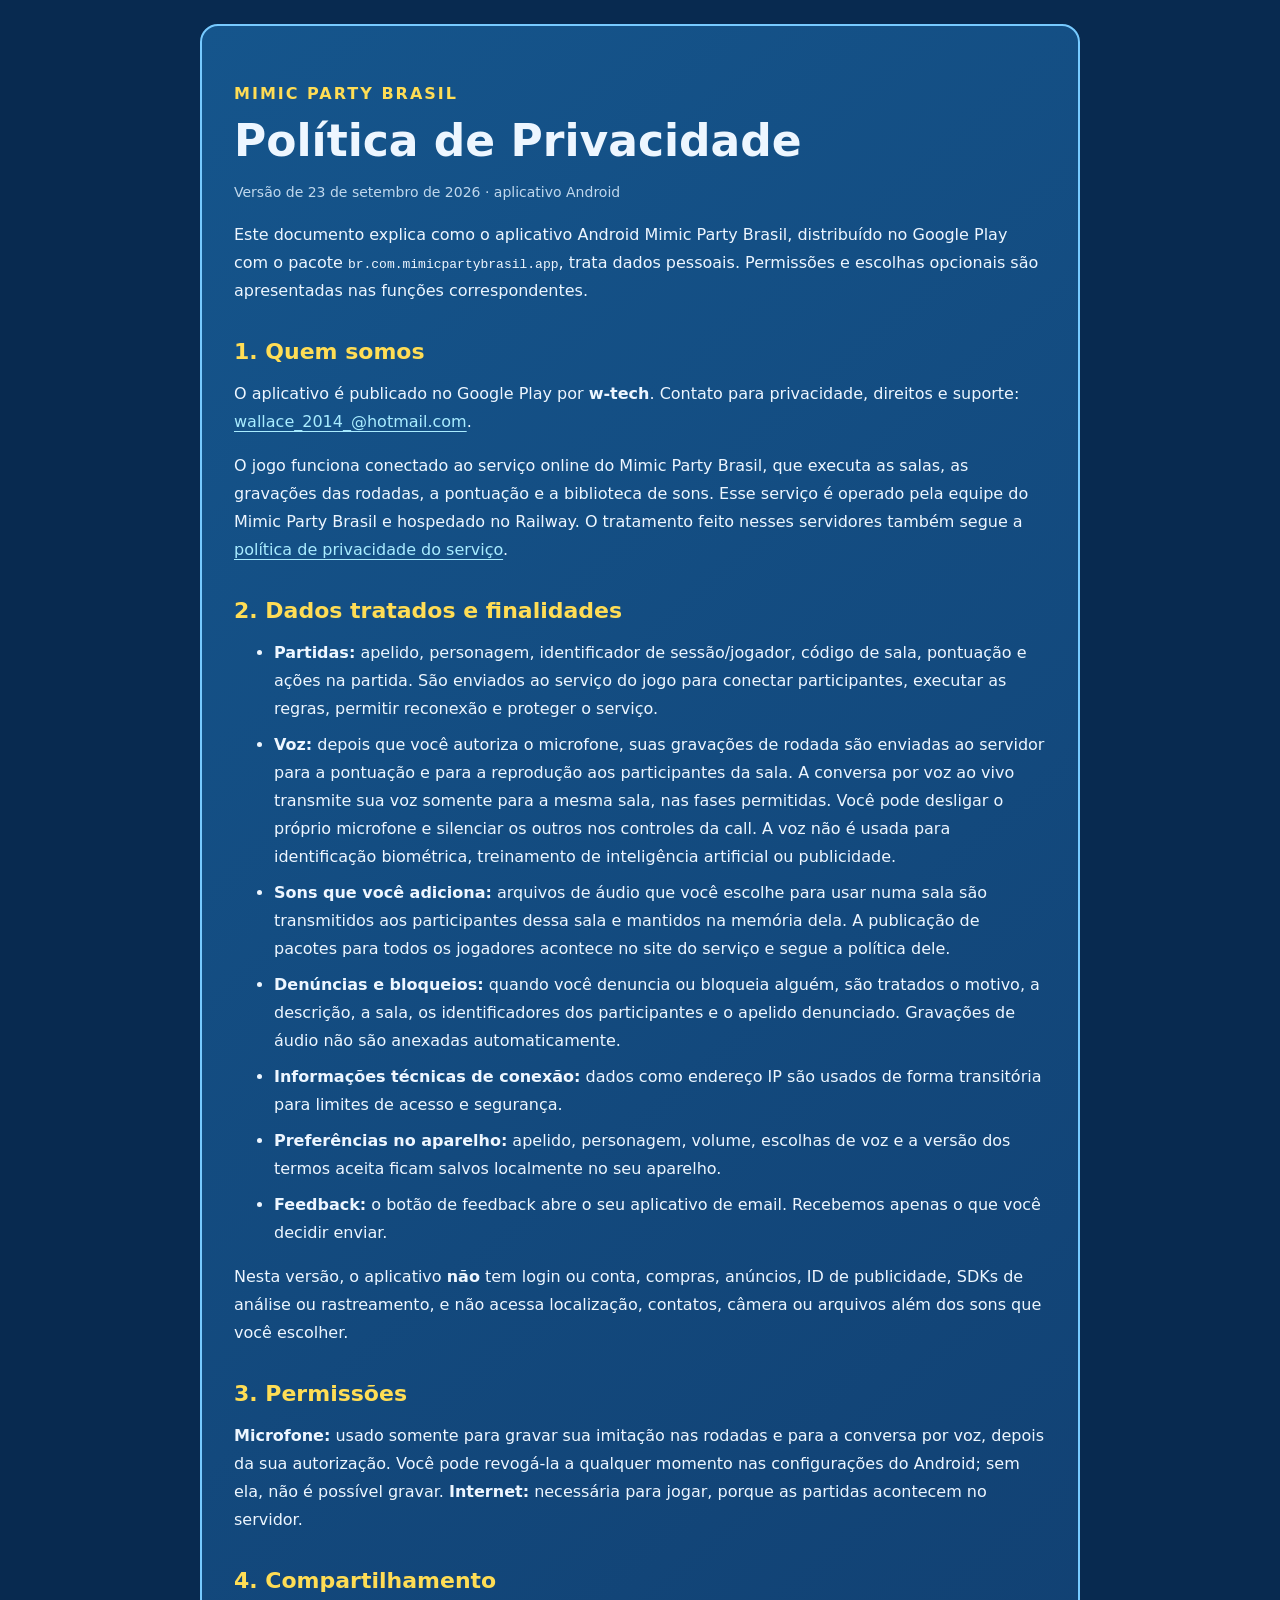
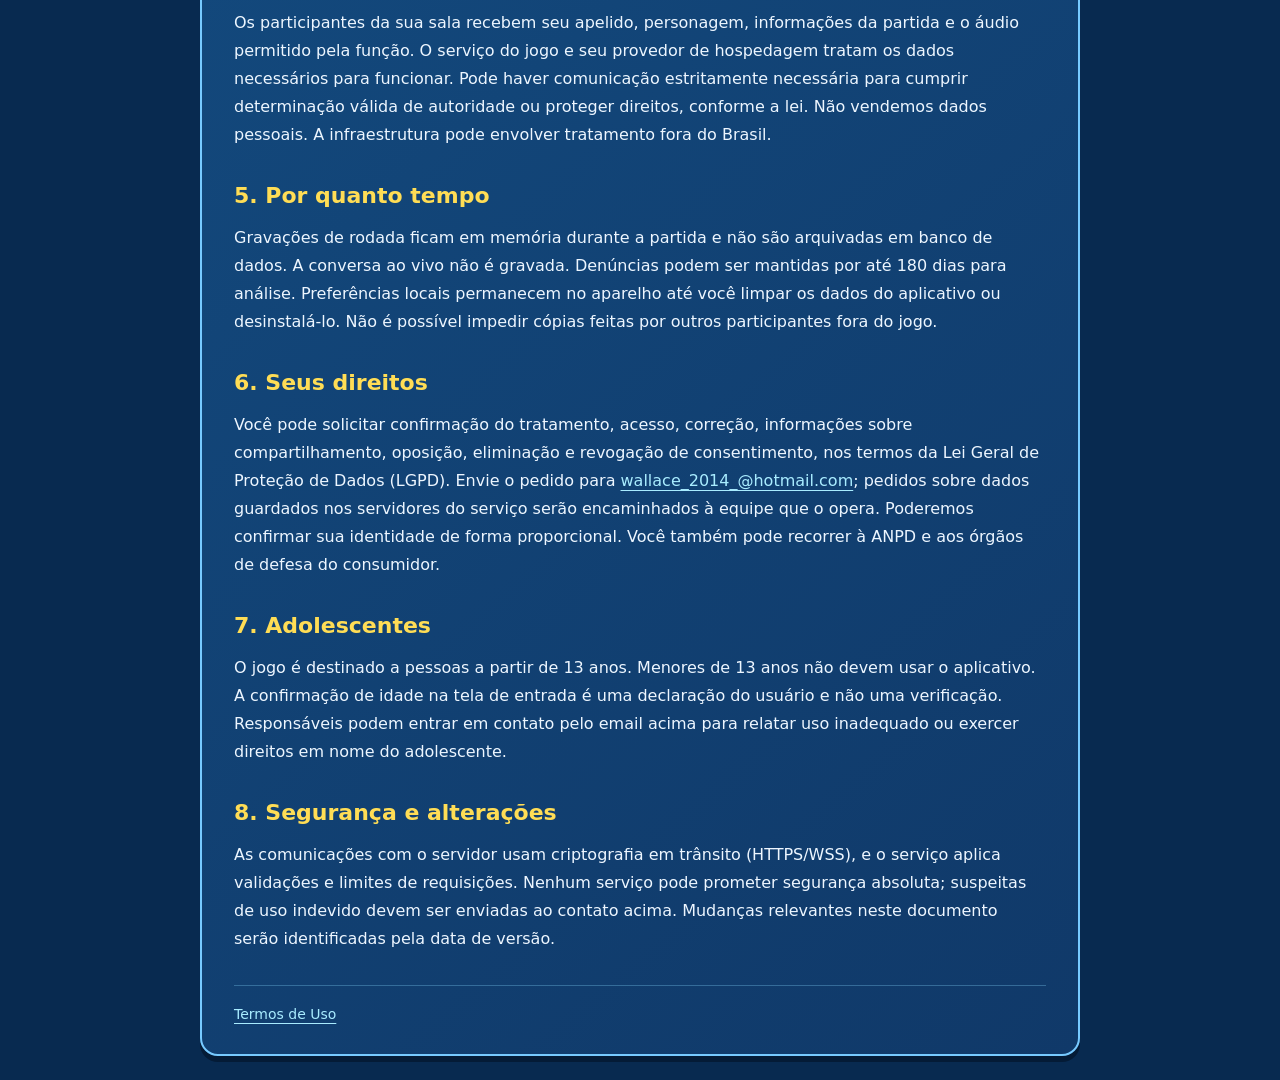
<file: index.html>
<!doctype html><html lang="pt-BR"><head><meta charset="utf-8"><meta name="viewport" content="width=device-width,initial-scale=1"><title>Privacidade · Mimic Party Brasil</title><link rel="stylesheet" href="legal.css"></head><body><main>
<span class="brand">MIMIC PARTY BRASIL</span><h1>Política de Privacidade</h1><p class="version">Versão de 23 de setembro de 2026 · aplicativo Android</p>
<p>Este documento explica como o aplicativo Android Mimic Party Brasil, distribuído no Google Play com o pacote <code>br.com.mimicpartybrasil.app</code>, trata dados pessoais. Permissões e escolhas opcionais são apresentadas nas funções correspondentes.</p>
<section><h2>1. Quem somos</h2><p>O aplicativo é publicado no Google Play por <strong>w-tech</strong>. Contato para privacidade, direitos e suporte: <a href="mailto:wallace_2014_@hotmail.com">wallace_2014_@hotmail.com</a>.</p><p>O jogo funciona conectado ao serviço online do Mimic Party Brasil, que executa as salas, as gravações das rodadas, a pontuação e a biblioteca de sons. Esse serviço é operado pela equipe do Mimic Party Brasil e hospedado no Railway. O tratamento feito nesses servidores também segue a <a href="https://mimicpartybrasil.site/legal/privacidade.html">política de privacidade do serviço</a>.</p></section>
<section><h2>2. Dados tratados e finalidades</h2><ul>
<li><strong>Partidas:</strong> apelido, personagem, identificador de sessão/jogador, código de sala, pontuação e ações na partida. São enviados ao serviço do jogo para conectar participantes, executar as regras, permitir reconexão e proteger o serviço.</li>
<li><strong>Voz:</strong> depois que você autoriza o microfone, suas gravações de rodada são enviadas ao servidor para a pontuação e para a reprodução aos participantes da sala. A conversa por voz ao vivo transmite sua voz somente para a mesma sala, nas fases permitidas. Você pode desligar o próprio microfone e silenciar os outros nos controles da call. A voz não é usada para identificação biométrica, treinamento de inteligência artificial ou publicidade.</li>
<li><strong>Sons que você adiciona:</strong> arquivos de áudio que você escolhe para usar numa sala são transmitidos aos participantes dessa sala e mantidos na memória dela. A publicação de pacotes para todos os jogadores acontece no site do serviço e segue a política dele.</li>
<li><strong>Denúncias e bloqueios:</strong> quando você denuncia ou bloqueia alguém, são tratados o motivo, a descrição, a sala, os identificadores dos participantes e o apelido denunciado. Gravações de áudio não são anexadas automaticamente.</li>
<li><strong>Informações técnicas de conexão:</strong> dados como endereço IP são usados de forma transitória para limites de acesso e segurança.</li>
<li><strong>Preferências no aparelho:</strong> apelido, personagem, volume, escolhas de voz e a versão dos termos aceita ficam salvos localmente no seu aparelho.</li>
<li><strong>Feedback:</strong> o botão de feedback abre o seu aplicativo de email. Recebemos apenas o que você decidir enviar.</li>
</ul><p>Nesta versão, o aplicativo <strong>não</strong> tem login ou conta, compras, anúncios, ID de publicidade, SDKs de análise ou rastreamento, e não acessa localização, contatos, câmera ou arquivos além dos sons que você escolher.</p></section>
<section><h2>3. Permissões</h2><p><strong>Microfone:</strong> usado somente para gravar sua imitação nas rodadas e para a conversa por voz, depois da sua autorização. Você pode revogá-la a qualquer momento nas configurações do Android; sem ela, não é possível gravar. <strong>Internet:</strong> necessária para jogar, porque as partidas acontecem no servidor.</p></section>
<section><h2>4. Compartilhamento</h2><p>Os participantes da sua sala recebem seu apelido, personagem, informações da partida e o áudio permitido pela função. O serviço do jogo e seu provedor de hospedagem tratam os dados necessários para funcionar. Pode haver comunicação estritamente necessária para cumprir determinação válida de autoridade ou proteger direitos, conforme a lei. Não vendemos dados pessoais. A infraestrutura pode envolver tratamento fora do Brasil.</p></section>
<section><h2>5. Por quanto tempo</h2><p>Gravações de rodada ficam em memória durante a partida e não são arquivadas em banco de dados. A conversa ao vivo não é gravada. Denúncias podem ser mantidas por até 180 dias para análise. Preferências locais permanecem no aparelho até você limpar os dados do aplicativo ou desinstalá-lo. Não é possível impedir cópias feitas por outros participantes fora do jogo.</p></section>
<section><h2>6. Seus direitos</h2><p>Você pode solicitar confirmação do tratamento, acesso, correção, informações sobre compartilhamento, oposição, eliminação e revogação de consentimento, nos termos da Lei Geral de Proteção de Dados (LGPD). Envie o pedido para <a href="mailto:wallace_2014_@hotmail.com">wallace_2014_@hotmail.com</a>; pedidos sobre dados guardados nos servidores do serviço serão encaminhados à equipe que o opera. Poderemos confirmar sua identidade de forma proporcional. Você também pode recorrer à ANPD e aos órgãos de defesa do consumidor.</p></section>
<section><h2>7. Adolescentes</h2><p>O jogo é destinado a pessoas a partir de 13 anos. Menores de 13 anos não devem usar o aplicativo. A confirmação de idade na tela de entrada é uma declaração do usuário e não uma verificação. Responsáveis podem entrar em contato pelo email acima para relatar uso inadequado ou exercer direitos em nome do adolescente.</p></section>
<section><h2>8. Segurança e alterações</h2><p>As comunicações com o servidor usam criptografia em trânsito (HTTPS/WSS), e o serviço aplica validações e limites de requisições. Nenhum serviço pode prometer segurança absoluta; suspeitas de uso indevido devem ser enviadas ao contato acima. Mudanças relevantes neste documento serão identificadas pela data de versão.</p></section>
<footer><a href="termos.html">Termos de Uso</a></footer></main></body></html>
</file>
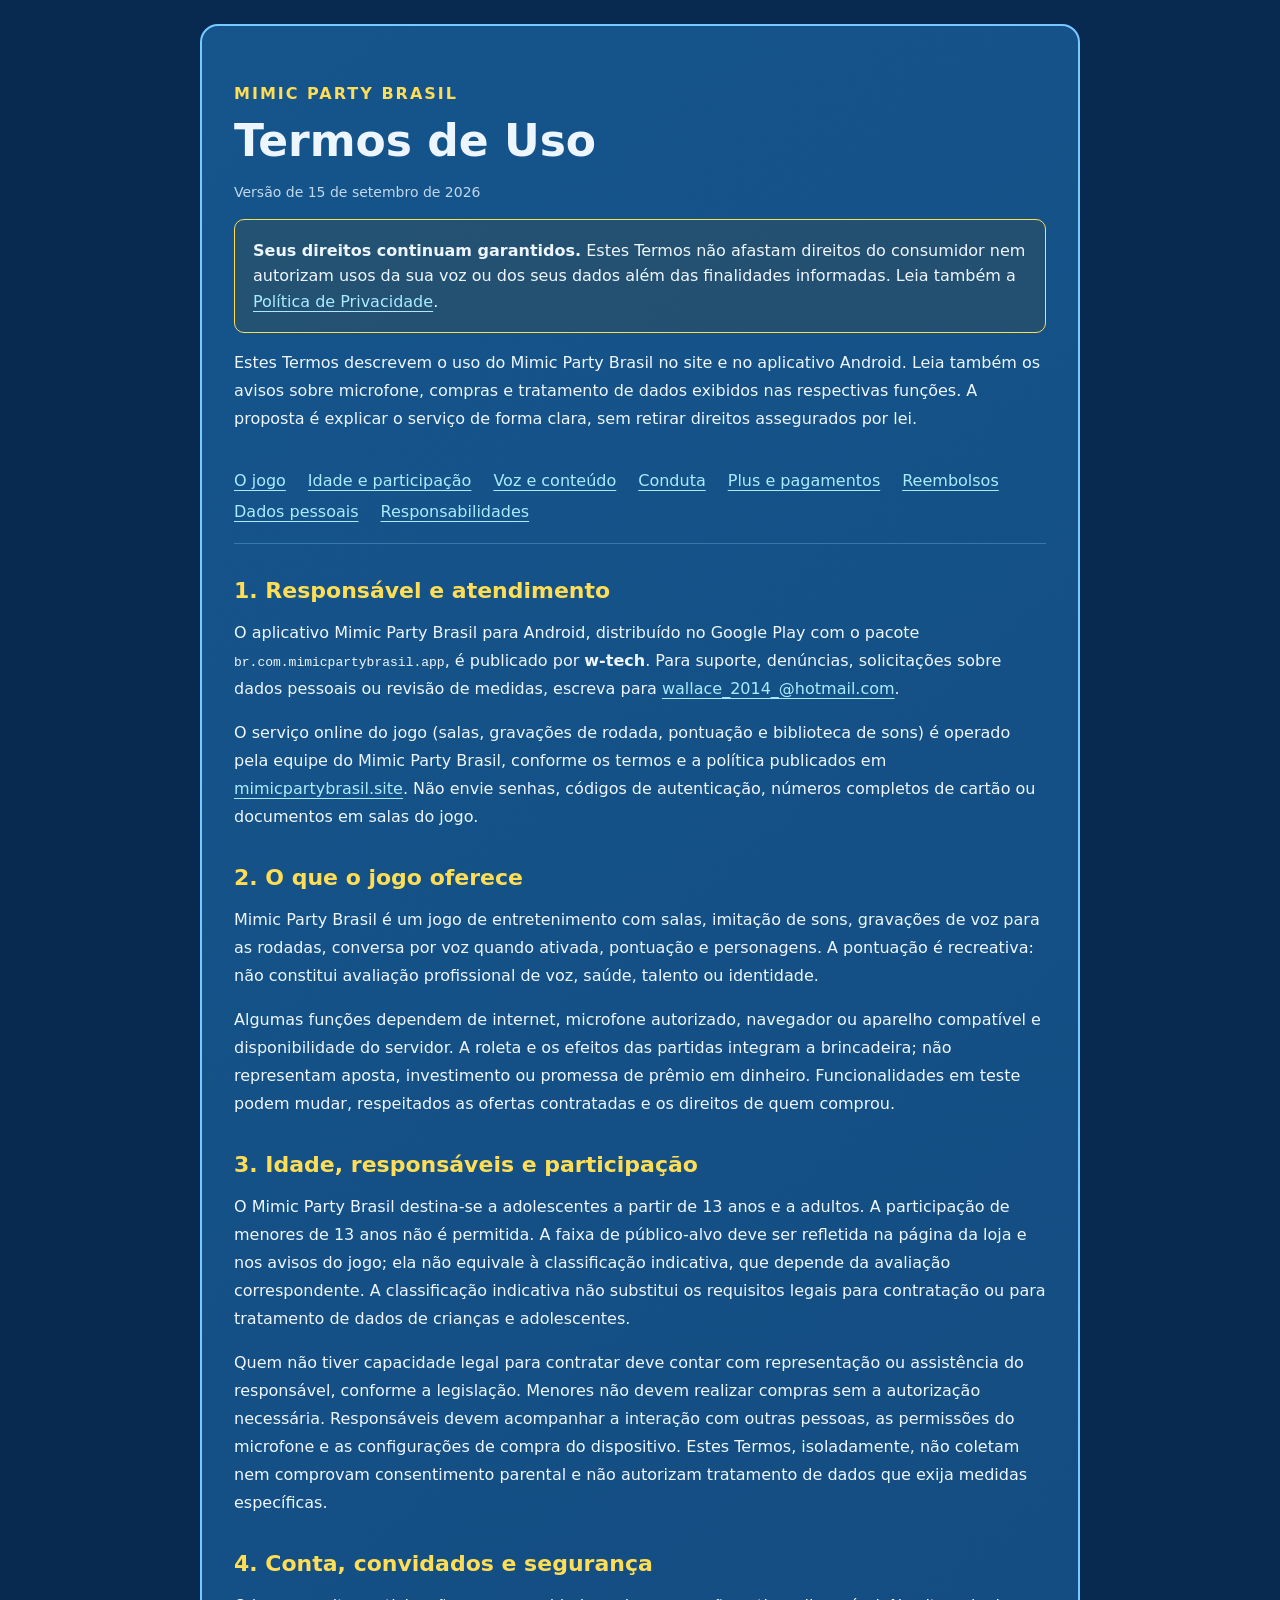
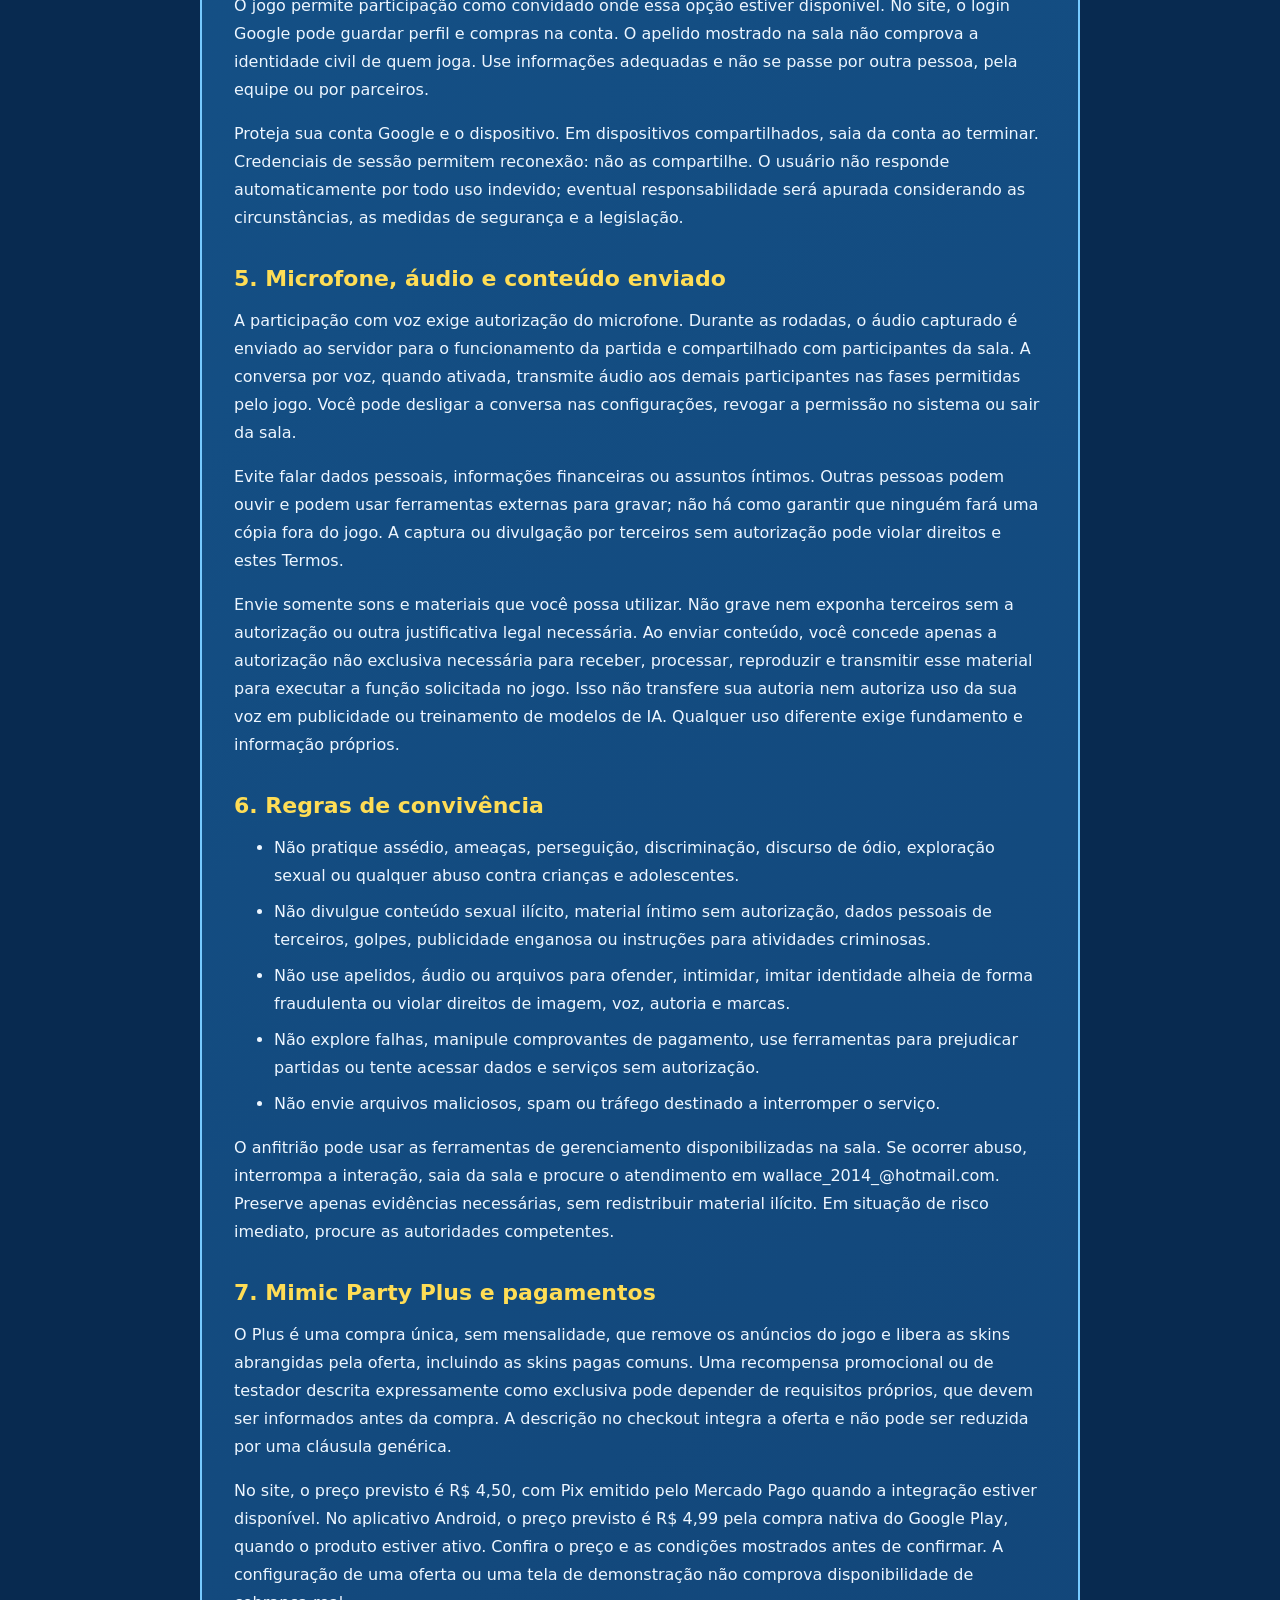
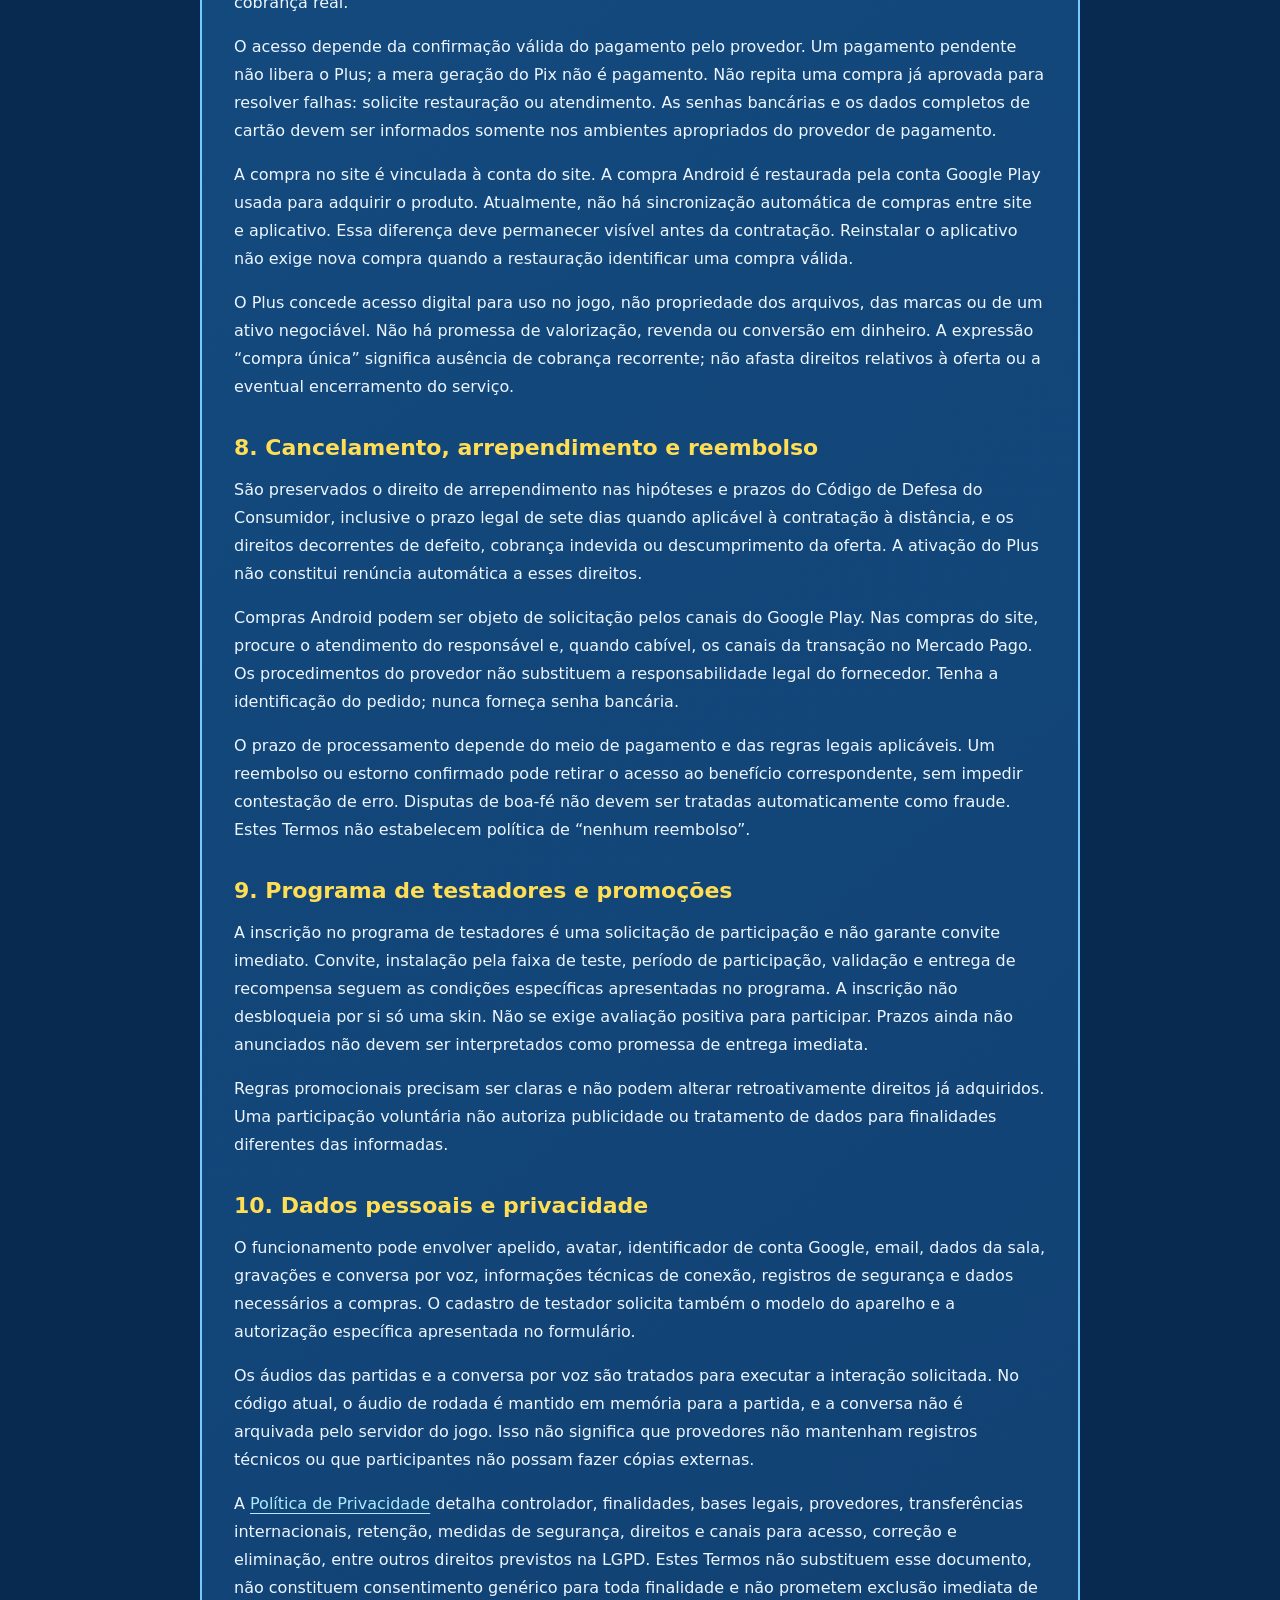
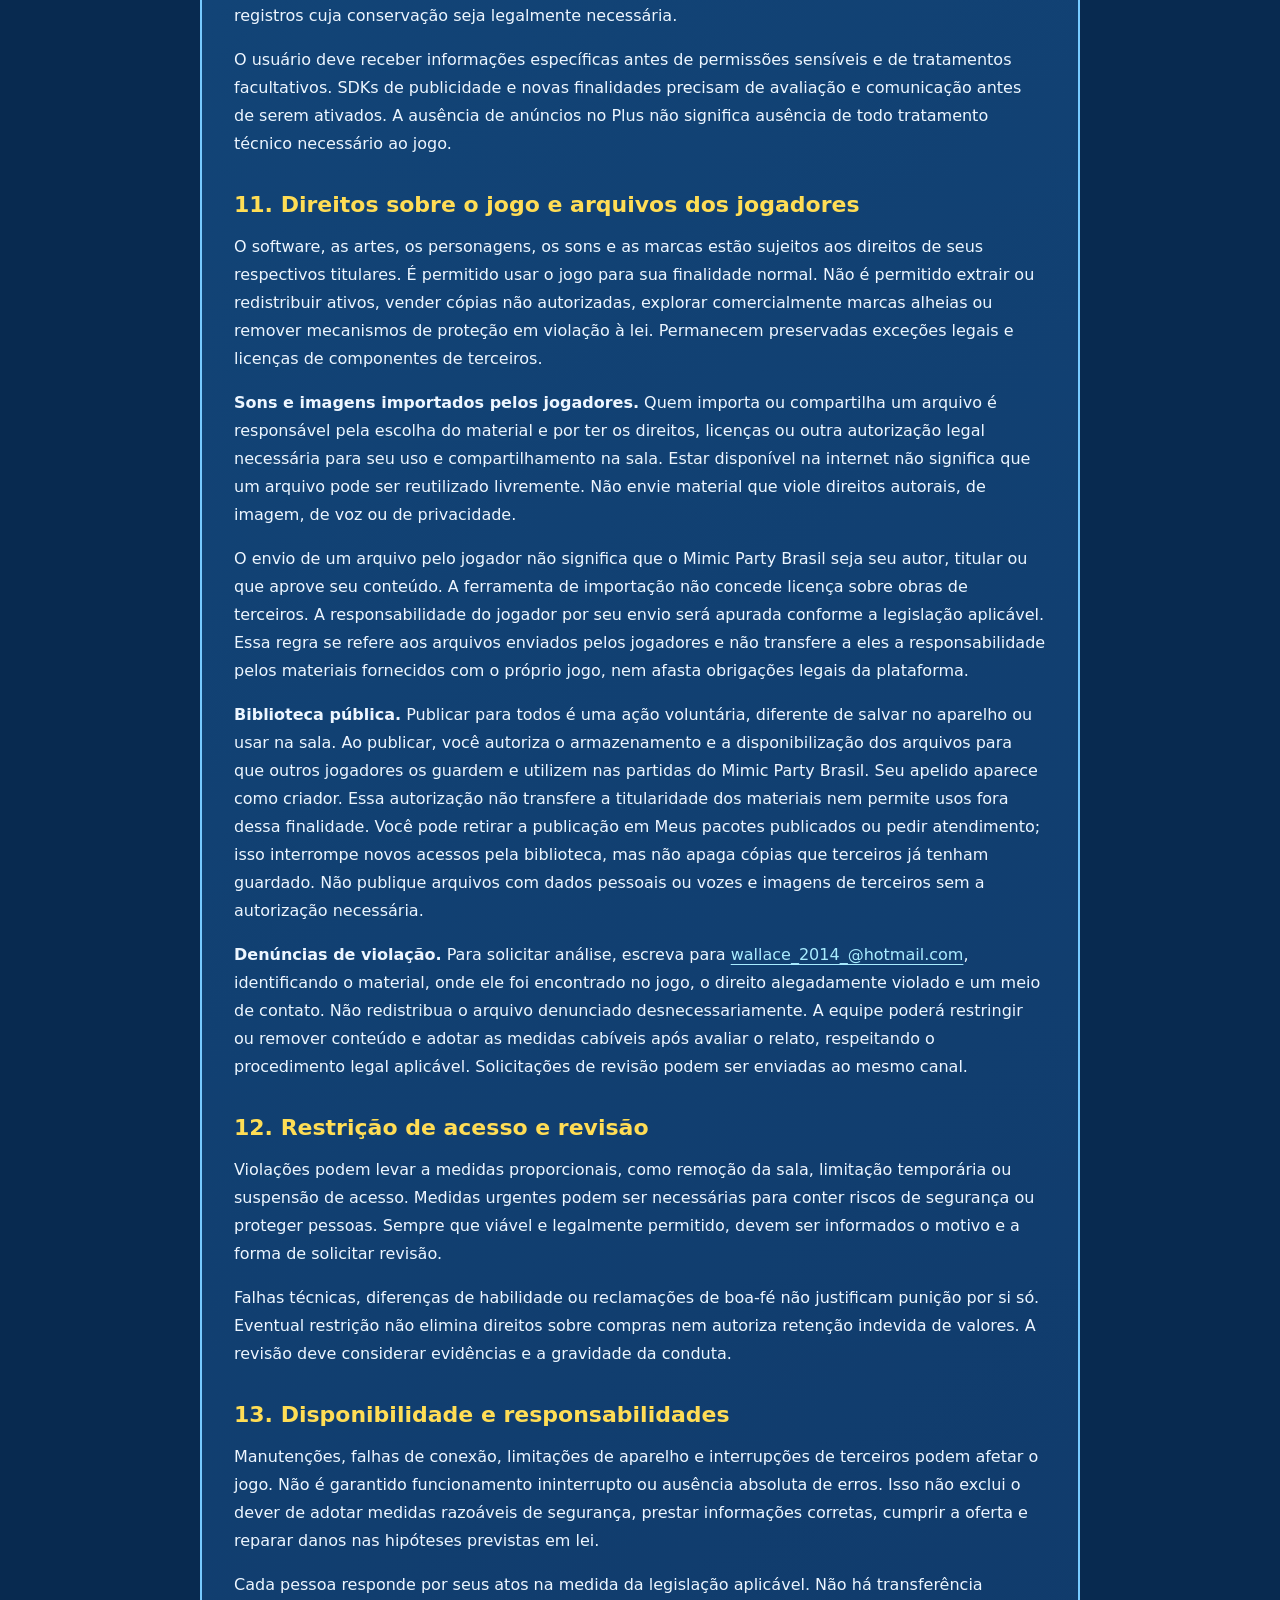
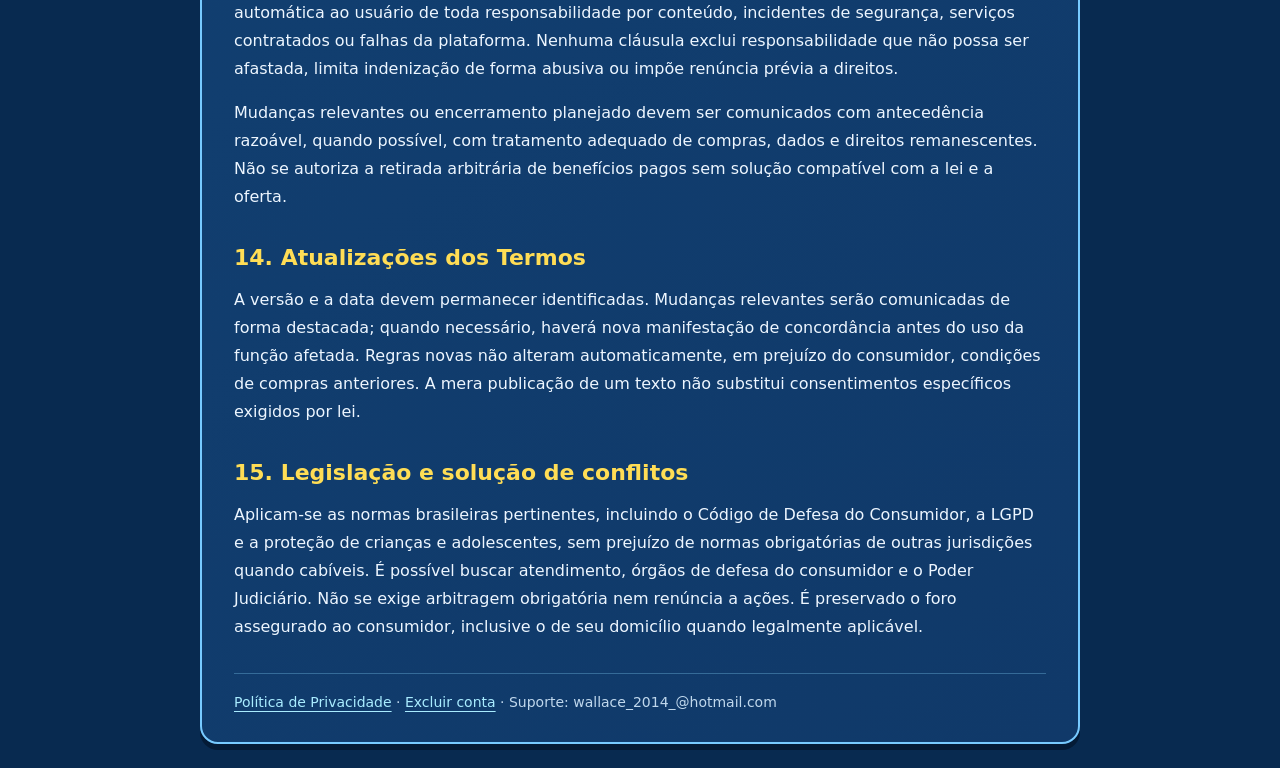
<file: termos.html>
<!doctype html>
<html lang="pt-BR"><head><meta charset="utf-8"><meta name="viewport" content="width=device-width,initial-scale=1"><title>Termos de Uso · Mimic Party Brasil</title><link rel="stylesheet" href="legal.css"></head><body><main>
<span class="brand">MIMIC PARTY BRASIL</span><h1>Termos de Uso</h1>
<p class="version">Versão de 15 de setembro de 2026</p>
<aside class="notice"><strong>Seus direitos continuam garantidos.</strong> Estes Termos não afastam direitos do consumidor nem autorizam usos da sua voz ou dos seus dados além das finalidades informadas. Leia também a <a href="index.html">Política de Privacidade</a>.</aside>
<p>Estes Termos descrevem o uso do Mimic Party Brasil no site e no aplicativo Android. Leia também os avisos sobre microfone, compras e tratamento de dados exibidos nas respectivas funções. A proposta é explicar o serviço de forma clara, sem retirar direitos assegurados por lei.</p>
<nav aria-label="Conteúdo"><a href="#servico">O jogo</a><a href="#idade">Idade e participação</a><a href="#voz">Voz e conteúdo</a><a href="#conduta">Conduta</a><a href="#plus">Plus e pagamentos</a><a href="#reembolso">Reembolsos</a><a href="#dados">Dados pessoais</a><a href="#responsabilidade">Responsabilidades</a></nav>
<section id="responsavel"><h2>1. Responsável e atendimento</h2><p>O aplicativo Mimic Party Brasil para Android, distribuído no Google Play com o pacote <code>br.com.mimicpartybrasil.app</code>, é publicado por <strong>w-tech</strong>. Para suporte, denúncias, solicitações sobre dados pessoais ou revisão de medidas, escreva para <a href="mailto:wallace_2014_@hotmail.com">wallace_2014_@hotmail.com</a>.</p><p>O serviço online do jogo (salas, gravações de rodada, pontuação e biblioteca de sons) é operado pela equipe do Mimic Party Brasil, conforme os termos e a política publicados em <a href="https://mimicpartybrasil.site/legal/termos.html">mimicpartybrasil.site</a>. Não envie senhas, códigos de autenticação, números completos de cartão ou documentos em salas do jogo.</p></section>
<section id="servico"><h2>2. O que o jogo oferece</h2><p>Mimic Party Brasil é um jogo de entretenimento com salas, imitação de sons, gravações de voz para as rodadas, conversa por voz quando ativada, pontuação e personagens. A pontuação é recreativa: não constitui avaliação profissional de voz, saúde, talento ou identidade.</p><p>Algumas funções dependem de internet, microfone autorizado, navegador ou aparelho compatível e disponibilidade do servidor. A roleta e os efeitos das partidas integram a brincadeira; não representam aposta, investimento ou promessa de prêmio em dinheiro. Funcionalidades em teste podem mudar, respeitados as ofertas contratadas e os direitos de quem comprou.</p></section>
<section id="idade"><h2>3. Idade, responsáveis e participação</h2><p>O Mimic Party Brasil destina-se a adolescentes a partir de 13 anos e a adultos. A participação de menores de 13 anos não é permitida. A faixa de público-alvo deve ser refletida na página da loja e nos avisos do jogo; ela não equivale à classificação indicativa, que depende da avaliação correspondente. A classificação indicativa não substitui os requisitos legais para contratação ou para tratamento de dados de crianças e adolescentes.</p><p>Quem não tiver capacidade legal para contratar deve contar com representação ou assistência do responsável, conforme a legislação. Menores não devem realizar compras sem a autorização necessária. Responsáveis devem acompanhar a interação com outras pessoas, as permissões do microfone e as configurações de compra do dispositivo. Estes Termos, isoladamente, não coletam nem comprovam consentimento parental e não autorizam tratamento de dados que exija medidas específicas.</p></section>
<section id="conta"><h2>4. Conta, convidados e segurança</h2><p>O jogo permite participação como convidado onde essa opção estiver disponível. No site, o login Google pode guardar perfil e compras na conta. O apelido mostrado na sala não comprova a identidade civil de quem joga. Use informações adequadas e não se passe por outra pessoa, pela equipe ou por parceiros.</p><p>Proteja sua conta Google e o dispositivo. Em dispositivos compartilhados, saia da conta ao terminar. Credenciais de sessão permitem reconexão: não as compartilhe. O usuário não responde automaticamente por todo uso indevido; eventual responsabilidade será apurada considerando as circunstâncias, as medidas de segurança e a legislação.</p></section>
<section id="voz"><h2>5. Microfone, áudio e conteúdo enviado</h2><p>A participação com voz exige autorização do microfone. Durante as rodadas, o áudio capturado é enviado ao servidor para o funcionamento da partida e compartilhado com participantes da sala. A conversa por voz, quando ativada, transmite áudio aos demais participantes nas fases permitidas pelo jogo. Você pode desligar a conversa nas configurações, revogar a permissão no sistema ou sair da sala.</p><p>Evite falar dados pessoais, informações financeiras ou assuntos íntimos. Outras pessoas podem ouvir e podem usar ferramentas externas para gravar; não há como garantir que ninguém fará uma cópia fora do jogo. A captura ou divulgação por terceiros sem autorização pode violar direitos e estes Termos.</p><p>Envie somente sons e materiais que você possa utilizar. Não grave nem exponha terceiros sem a autorização ou outra justificativa legal necessária. Ao enviar conteúdo, você concede apenas a autorização não exclusiva necessária para receber, processar, reproduzir e transmitir esse material para executar a função solicitada no jogo. Isso não transfere sua autoria nem autoriza uso da sua voz em publicidade ou treinamento de modelos de IA. Qualquer uso diferente exige fundamento e informação próprios.</p></section>
<section id="conduta"><h2>6. Regras de convivência</h2><ul><li>Não pratique assédio, ameaças, perseguição, discriminação, discurso de ódio, exploração sexual ou qualquer abuso contra crianças e adolescentes.</li><li>Não divulgue conteúdo sexual ilícito, material íntimo sem autorização, dados pessoais de terceiros, golpes, publicidade enganosa ou instruções para atividades criminosas.</li><li>Não use apelidos, áudio ou arquivos para ofender, intimidar, imitar identidade alheia de forma fraudulenta ou violar direitos de imagem, voz, autoria e marcas.</li><li>Não explore falhas, manipule comprovantes de pagamento, use ferramentas para prejudicar partidas ou tente acessar dados e serviços sem autorização.</li><li>Não envie arquivos maliciosos, spam ou tráfego destinado a interromper o serviço.</li></ul><p>O anfitrião pode usar as ferramentas de gerenciamento disponibilizadas na sala. Se ocorrer abuso, interrompa a interação, saia da sala e procure o atendimento em wallace_2014_@hotmail.com. Preserve apenas evidências necessárias, sem redistribuir material ilícito. Em situação de risco imediato, procure as autoridades competentes.</p></section>
<section id="plus"><h2>7. Mimic Party Plus e pagamentos</h2><p>O Plus é uma compra única, sem mensalidade, que remove os anúncios do jogo e libera as skins abrangidas pela oferta, incluindo as skins pagas comuns. Uma recompensa promocional ou de testador descrita expressamente como exclusiva pode depender de requisitos próprios, que devem ser informados antes da compra. A descrição no checkout integra a oferta e não pode ser reduzida por uma cláusula genérica.</p><p>No site, o preço previsto é R$ 4,50, com Pix emitido pelo Mercado Pago quando a integração estiver disponível. No aplicativo Android, o preço previsto é R$ 4,99 pela compra nativa do Google Play, quando o produto estiver ativo. Confira o preço e as condições mostrados antes de confirmar. A configuração de uma oferta ou uma tela de demonstração não comprova disponibilidade de cobrança real.</p><p>O acesso depende da confirmação válida do pagamento pelo provedor. Um pagamento pendente não libera o Plus; a mera geração do Pix não é pagamento. Não repita uma compra já aprovada para resolver falhas: solicite restauração ou atendimento. As senhas bancárias e os dados completos de cartão devem ser informados somente nos ambientes apropriados do provedor de pagamento.</p><p>A compra no site é vinculada à conta do site. A compra Android é restaurada pela conta Google Play usada para adquirir o produto. Atualmente, não há sincronização automática de compras entre site e aplicativo. Essa diferença deve permanecer visível antes da contratação. Reinstalar o aplicativo não exige nova compra quando a restauração identificar uma compra válida.</p><p>O Plus concede acesso digital para uso no jogo, não propriedade dos arquivos, das marcas ou de um ativo negociável. Não há promessa de valorização, revenda ou conversão em dinheiro. A expressão “compra única” significa ausência de cobrança recorrente; não afasta direitos relativos à oferta ou a eventual encerramento do serviço.</p></section>
<section id="reembolso"><h2>8. Cancelamento, arrependimento e reembolso</h2><p>São preservados o direito de arrependimento nas hipóteses e prazos do Código de Defesa do Consumidor, inclusive o prazo legal de sete dias quando aplicável à contratação à distância, e os direitos decorrentes de defeito, cobrança indevida ou descumprimento da oferta. A ativação do Plus não constitui renúncia automática a esses direitos.</p><p>Compras Android podem ser objeto de solicitação pelos canais do Google Play. Nas compras do site, procure o atendimento do responsável e, quando cabível, os canais da transação no Mercado Pago. Os procedimentos do provedor não substituem a responsabilidade legal do fornecedor. Tenha a identificação do pedido; nunca forneça senha bancária.</p><p>O prazo de processamento depende do meio de pagamento e das regras legais aplicáveis. Um reembolso ou estorno confirmado pode retirar o acesso ao benefício correspondente, sem impedir contestação de erro. Disputas de boa-fé não devem ser tratadas automaticamente como fraude. Estes Termos não estabelecem política de “nenhum reembolso”.</p></section>
<section id="testes"><h2>9. Programa de testadores e promoções</h2><p>A inscrição no programa de testadores é uma solicitação de participação e não garante convite imediato. Convite, instalação pela faixa de teste, período de participação, validação e entrega de recompensa seguem as condições específicas apresentadas no programa. A inscrição não desbloqueia por si só uma skin. Não se exige avaliação positiva para participar. Prazos ainda não anunciados não devem ser interpretados como promessa de entrega imediata.</p><p>Regras promocionais precisam ser claras e não podem alterar retroativamente direitos já adquiridos. Uma participação voluntária não autoriza publicidade ou tratamento de dados para finalidades diferentes das informadas.</p></section>
<section id="dados"><h2>10. Dados pessoais e privacidade</h2><p>O funcionamento pode envolver apelido, avatar, identificador de conta Google, email, dados da sala, gravações e conversa por voz, informações técnicas de conexão, registros de segurança e dados necessários a compras. O cadastro de testador solicita também o modelo do aparelho e a autorização específica apresentada no formulário.</p><p>Os áudios das partidas e a conversa por voz são tratados para executar a interação solicitada. No código atual, o áudio de rodada é mantido em memória para a partida, e a conversa não é arquivada pelo servidor do jogo. Isso não significa que provedores não mantenham registros técnicos ou que participantes não possam fazer cópias externas.</p><p>A <a href="index.html">Política de Privacidade</a> detalha controlador, finalidades, bases legais, provedores, transferências internacionais, retenção, medidas de segurança, direitos e canais para acesso, correção e eliminação, entre outros direitos previstos na LGPD. Estes Termos não substituem esse documento, não constituem consentimento genérico para toda finalidade e não prometem exclusão imediata de registros cuja conservação seja legalmente necessária.</p><p>O usuário deve receber informações específicas antes de permissões sensíveis e de tratamentos facultativos. SDKs de publicidade e novas finalidades precisam de avaliação e comunicação antes de serem ativados. A ausência de anúncios no Plus não significa ausência de todo tratamento técnico necessário ao jogo.</p></section>
<section id="propriedade"><h2>11. Direitos sobre o jogo e arquivos dos jogadores</h2><p>O software, as artes, os personagens, os sons e as marcas estão sujeitos aos direitos de seus respectivos titulares. É permitido usar o jogo para sua finalidade normal. Não é permitido extrair ou redistribuir ativos, vender cópias não autorizadas, explorar comercialmente marcas alheias ou remover mecanismos de proteção em violação à lei. Permanecem preservadas exceções legais e licenças de componentes de terceiros.</p><p><strong>Sons e imagens importados pelos jogadores.</strong> Quem importa ou compartilha um arquivo é responsável pela escolha do material e por ter os direitos, licenças ou outra autorização legal necessária para seu uso e compartilhamento na sala. Estar disponível na internet não significa que um arquivo pode ser reutilizado livremente. Não envie material que viole direitos autorais, de imagem, de voz ou de privacidade.</p><p>O envio de um arquivo pelo jogador não significa que o Mimic Party Brasil seja seu autor, titular ou que aprove seu conteúdo. A ferramenta de importação não concede licença sobre obras de terceiros. A responsabilidade do jogador por seu envio será apurada conforme a legislação aplicável. Essa regra se refere aos arquivos enviados pelos jogadores e não transfere a eles a responsabilidade pelos materiais fornecidos com o próprio jogo, nem afasta obrigações legais da plataforma.</p><p><strong>Biblioteca pública.</strong> Publicar para todos é uma ação voluntária, diferente de salvar no aparelho ou usar na sala. Ao publicar, você autoriza o armazenamento e a disponibilização dos arquivos para que outros jogadores os guardem e utilizem nas partidas do Mimic Party Brasil. Seu apelido aparece como criador. Essa autorização não transfere a titularidade dos materiais nem permite usos fora dessa finalidade. Você pode retirar a publicação em Meus pacotes publicados ou pedir atendimento; isso interrompe novos acessos pela biblioteca, mas não apaga cópias que terceiros já tenham guardado. Não publique arquivos com dados pessoais ou vozes e imagens de terceiros sem a autorização necessária.</p><p><strong>Denúncias de violação.</strong> Para solicitar análise, escreva para <a href="mailto:wallace_2014_@hotmail.com">wallace_2014_@hotmail.com</a>, identificando o material, onde ele foi encontrado no jogo, o direito alegadamente violado e um meio de contato. Não redistribua o arquivo denunciado desnecessariamente. A equipe poderá restringir ou remover conteúdo e adotar as medidas cabíveis após avaliar o relato, respeitando o procedimento legal aplicável. Solicitações de revisão podem ser enviadas ao mesmo canal.</p></section>
<section id="medidas"><h2>12. Restrição de acesso e revisão</h2><p>Violações podem levar a medidas proporcionais, como remoção da sala, limitação temporária ou suspensão de acesso. Medidas urgentes podem ser necessárias para conter riscos de segurança ou proteger pessoas. Sempre que viável e legalmente permitido, devem ser informados o motivo e a forma de solicitar revisão.</p><p>Falhas técnicas, diferenças de habilidade ou reclamações de boa-fé não justificam punição por si só. Eventual restrição não elimina direitos sobre compras nem autoriza retenção indevida de valores. A revisão deve considerar evidências e a gravidade da conduta.</p></section>
<section id="responsabilidade"><h2>13. Disponibilidade e responsabilidades</h2><p>Manutenções, falhas de conexão, limitações de aparelho e interrupções de terceiros podem afetar o jogo. Não é garantido funcionamento ininterrupto ou ausência absoluta de erros. Isso não exclui o dever de adotar medidas razoáveis de segurança, prestar informações corretas, cumprir a oferta e reparar danos nas hipóteses previstas em lei.</p><p>Cada pessoa responde por seus atos na medida da legislação aplicável. Não há transferência automática ao usuário de toda responsabilidade por conteúdo, incidentes de segurança, serviços contratados ou falhas da plataforma. Nenhuma cláusula exclui responsabilidade que não possa ser afastada, limita indenização de forma abusiva ou impõe renúncia prévia a direitos.</p><p>Mudanças relevantes ou encerramento planejado devem ser comunicados com antecedência razoável, quando possível, com tratamento adequado de compras, dados e direitos remanescentes. Não se autoriza a retirada arbitrária de benefícios pagos sem solução compatível com a lei e a oferta.</p></section>
<section id="alteracoes"><h2>14. Atualizações dos Termos</h2><p>A versão e a data devem permanecer identificadas. Mudanças relevantes serão comunicadas de forma destacada; quando necessário, haverá nova manifestação de concordância antes do uso da função afetada. Regras novas não alteram automaticamente, em prejuízo do consumidor, condições de compras anteriores. A mera publicação de um texto não substitui consentimentos específicos exigidos por lei.</p></section>
<section id="lei"><h2>15. Legislação e solução de conflitos</h2><p>Aplicam-se as normas brasileiras pertinentes, incluindo o Código de Defesa do Consumidor, a LGPD e a proteção de crianças e adolescentes, sem prejuízo de normas obrigatórias de outras jurisdições quando cabíveis. É possível buscar atendimento, órgãos de defesa do consumidor e o Poder Judiciário. Não se exige arbitragem obrigatória nem renúncia a ações. É preservado o foro assegurado ao consumidor, inclusive o de seu domicílio quando legalmente aplicável.</p></section>
<footer><a href="index.html">Política de Privacidade</a> · <a href="https://mimicpartybrasil.site/legal/excluir-conta.html">Excluir conta</a> · Suporte: wallace_2014_@hotmail.com</footer>
</main></body></html>
</file>
<file: legal.css>
:root{color-scheme:dark;font-family:system-ui,sans-serif;background:#082a50;color:#edf6ff}*{box-sizing:border-box}body{margin:0;padding:24px}main{max-width:880px;margin:auto;padding:32px;background:linear-gradient(140deg,#15558c,#103969);border:2px solid #77caff;border-radius:18px;box-shadow:0 6px #041b36}h1{font-size:clamp(30px,5vw,44px);margin:12px 0}h2{color:#ffdd55;font-size:22px;margin:0 0 12px}p,li{line-height:1.75}li{margin:8px 0}section{margin-top:34px;scroll-margin-top:20px}a{color:#a9ecff;text-underline-offset:4px}a:focus-visible{outline:3px solid #ffdd55;outline-offset:4px}.brand{display:block;font-weight:900;letter-spacing:2px;color:#ffdd55;margin-top:26px}.version,footer{color:#c0d8ed;font-size:14px}.notice{padding:18px;border:1px solid #ffdd55;border-radius:10px;background:#594b243b;line-height:1.6}nav{display:flex;gap:12px 22px;flex-wrap:wrap;padding:22px 0;border-bottom:1px solid #6db3dd66}footer{border-top:1px solid #6db3dd66;padding-top:20px;margin-top:32px}@media(max-width:600px){body{padding:12px}main{padding:20px}h2{font-size:20px}}
</file>
